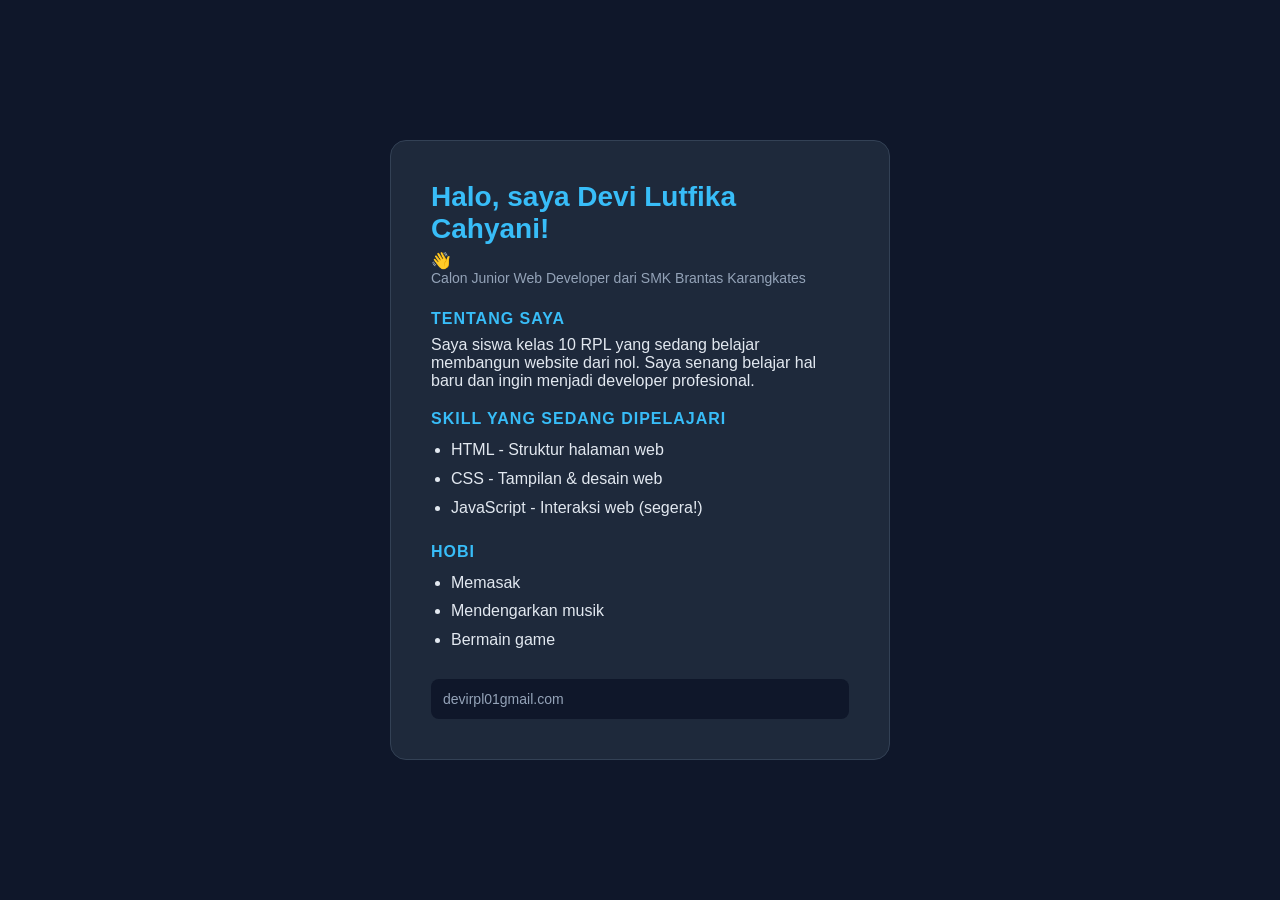
<file: tugas 1/index.html>
<!DOCTYPE html>
<html lang="en">
<head>
     <link rel="stylesheet" href="style.css">
    <meta charset="UTF-8">
 <title>Profil - [Devi Lutfika Cahyani]</title>
</head>
<body>
 <div class="kartu-profil">
 <h1>Halo, saya Devi Lutfika Cahyani! </h1> 👋
 <p class="tagline">Calon Junior Web Developer dari SMK Brantas Karangkates</p>
 <h2>Tentang Saya</h2>
 <p>Saya siswa kelas 10 RPL yang sedang belajar
 membangun website dari nol. Saya senang belajar
 hal baru dan ingin menjadi developer profesional.</p>
 <h2>Skill yang Sedang Dipelajari</h2>
 <ul>
 <li>HTML - Struktur halaman web</li>
 <li>CSS - Tampilan & desain web</li>
 <li>JavaScript - Interaksi web (segera!)</li>
 </ul>
   <h2>Hobi</h2>
   <ul>
   <li>Memasak</li>
   <li>Mendengarkan musik</li>
   <li>Bermain game</li>
   </ul>
 <p class="kontak"> devirpl01gmail.com</p> 
 </div>
</body>
</html>
</file>
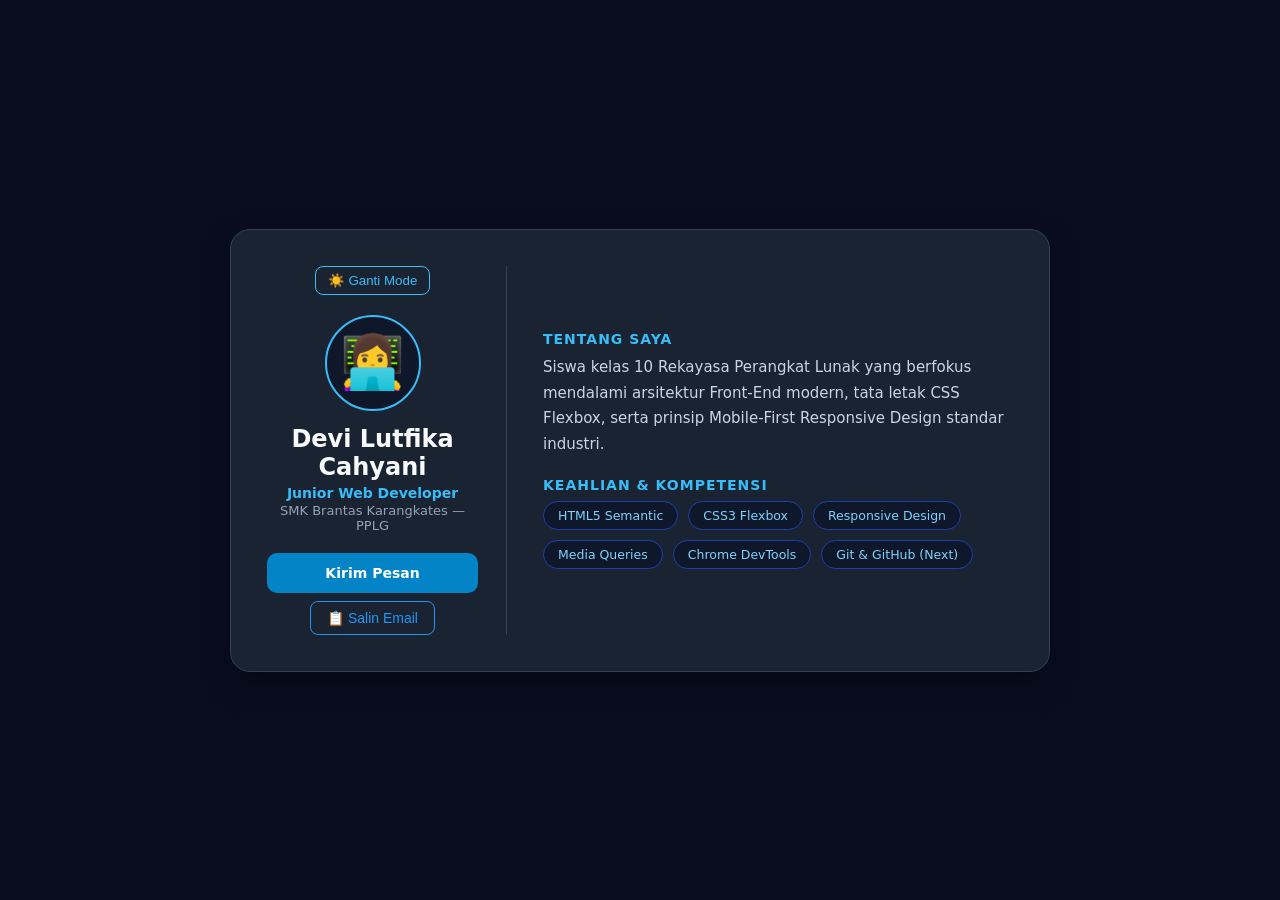
<file: tugas 2/index.html>
<!DOCTYPE html>
<html lang="id">

<head>
    <meta charset="UTF-8">
    <meta name="viewport" content="width=device-width, initial-scale=1.0">

    <title>Profil Digital Responsive - Devi Lutfika Cahyani</title>

    <!-- Menghubungkan HTML dengan CSS -->
    <link rel="stylesheet" href="style.css">
</head>

<body>

    <main class="page-wrapper">

        <!-- Kartu Profil Utama -->
        <article class="profile-card">

            <!-- Kolom Kiri / Header Profil -->
            <header class="card-aside">

    <button id="btnToggleTema" class="btn-tema">
        ☀️ Ganti Mode
    </button>

                <div class="avatar-box">
                    👩‍💻
                </div>

                <h1 class="student-name">
                    Devi Lutfika Cahyani
                </h1>

                <p class="student-role">
                    Junior Web Developer
                </p>

                <p class="student-school">
                    SMK Brantas Karangkates — PPLG 
                </p>

                <a href="mailto:devirpl01@gmail.com"
                id="btnKontak"
                   class="btn-contact">
                    Kirim Pesan
                </a>
                <button id="btnCopyEmail" class="btn-copy" aria-label="Salin email">
                    📋 Salin Email
                </button>

            </header>

            <!-- Kolom Kanan / Konten Detail -->
            <section class="card-content">

                <!-- Tentang Saya -->
                <div class="bio-section">

                    <h2 class="section-heading">
                        Tentang Saya
                    </h2>

                    <p class="bio-text">
                        Siswa kelas 10 Rekayasa Perangkat Lunak
                        yang berfokus mendalami arsitektur Front-End
                        modern, tata letak CSS Flexbox, serta prinsip
                        Mobile-First Responsive Design standar industri.
                    </p>

                </div>

                <!-- Keahlian dan Kompetensi -->
                <div class="skills-section">

                    <h2 class="section-heading">
                        Keahlian &amp; Kompetensi
                    </h2>

                    <div class="skill-matrix">

                        <div class="skill-badge">
                            HTML5 Semantic
                        </div>

                        <div class="skill-badge">
                            CSS3 Flexbox
                        </div>

                        <div class="skill-badge">
                            Responsive Design
                        </div>

                        <div class="skill-badge">
                            Media Queries
                        </div>

                        <div class="skill-badge">
                            Chrome DevTools
                        </div>

                        <div class="skill-badge">
                            Git &amp; GitHub (Next)
                        </div>

                    </div>

                </div>

            </section>

        </article>

    </main>


<div id="modalKontak" class="modal-overlay">
    <div class="modal-box">
        <h2>Kirim Pesan</h2>
        <p>Silakan hubungi saya melalui email: devirpl01@gmail.com</p>

        <button id="btnTutupModal" class="btn-tutup">
            Tutup
        </button>
    </div>
</div>
<script src="script.js"></script>
</body>
</html>
</file>
<file: tugas 1/style.css>
html 
   /* Reset dasar */
* {
 margin: 0;
 padding: 0;
 box-sizing: border-box;
}
body {
 font-family: 'Segoe UI', Arial, sans-serif;
 background-color: #0f172a; /* Warna latar gelap */
 color: #e2e8f0;
 display: flex;
 justify-content: center;
 align-items: center;
 min-height: 100vh;
 padding: 20px;
}
.kartu-profil {
 background-color: #1e293b;border-radius: 16px;
 padding: 40px;
 max-width: 500px;
 width: 100%;
 border: 1px solid #334155;
}
h1 {
 font-size: 28px;
 color: #38bdf8; /* Biru muda */
 margin-bottom: 6px;
}
.tagline {
 color: #94a3b8;
 font-size: 14px;
 margin-bottom: 24px;
}
h2 {
 font-size: 16px;
 color: #38bdf8;
 margin: 20px 0 8px;
 text-transform: uppercase;
 letter-spacing: 1px;
}
ul {
 padding-left: 20px;
 line-height: 1.8;
}
.kontak {
 margin-top: 24px;
 padding: 12px;
 background: #0f172a;
 border-radius: 8px;
 font-size: 14px;
 color: #94a3b8;
}
</file>
<file: tugas 2/style.css>
* {
    margin: 0;
    padding: 0;
    box-sizing: border-box;
}

body {
    font-family: 'Segoe UI', system-ui, -apple-system, sans-serif;
    background-color: #090d1f;
    /* Latar gelap modern */
    color: #e2e8f0;
    min-height: 100vh;
    display: flex;
    justify-content: center;
    align-items: center;
    padding: 16px;
}

.page-wrapper {
    width: 100%;
    max-width: 820px;
}

/* ===== 2. KARTU PROFIL (MOBILE: COLUMN) ===== */
.profile-card {
    background-color: #192332;
    border: 1px solid #334155;
    border-radius: 20px;
    padding: 24px;
    box-shadow: 0 12px 30px rgba(0, 0, 0, 0.35);
    display: flex;
    flex-direction: column;
    /* Bertumpuk vertikal di HP */
    gap: 24px;
}

/* ===== 3. BAGIAN ASIDE / HEADER PROFIL ===== */
.card-aside {
    display: flex;
    flex-direction: column;
    align-items: center;
    text-align: center;
    padding-bottom: 20px;
    border-bottom: 1px solid #334155;
}

.avatar-box {
    width: 84px;
    height: 84px;
    background: #0f172a;
    border: 2px solid #38bdf8;
    border-radius: 50%;
    display: flex;
    justify-content: center;
    align-items: center;
    font-size: 46px;
    margin-bottom: 14px;
}

.student-name {
    font-size: 22px;
    color: #f8fafc;
    font-weight: 700;
}

.student-role {
    color: #38bdf8;
    font-size: 14px;
    font-weight: 600;
    margin-top: 4px;
}

.student-school {
    color: #94a3b8;
    font-size: 13px;
    margin-top: 2px;
}

.btn-contact {
    margin-top: 16px;
    display: inline-block;
    width: 100%;
    /* Tombol lebar penuh di HP */
    text-align: center;
    background-color: #0284c7;
    color: #ffffff;
    text-decoration: none;
    padding: 12px 20px;
    border-radius: 10px;
    font-weight: 600;
    font-size: 14px;
    transition: all 0.2s ease;
}

.btn-contact:hover {
    background-color: #0369a1;
    transform: translateY(-2px);
}

/* ===== 4. BAGIAN KONTEN DETAIL ===== */
.card-content {
    display: flex;
    flex-direction: column;
    gap: 20px;
}

.section-heading {
    font-size: 14px;
    color: #38bdf8;
    text-transform: uppercase;
    letter-spacing: 1px;
    margin-bottom: 8px;
    font-weight: 700;
}

.bio-text {
    font-size: 14px;
    line-height: 1.7;
    color: #cbd5e1;
}

/* Skill Matrix dengan Flex Wrap */
.skill-matrix {
    display: flex;
    flex-wrap: wrap;
    /* Otomatis turun baris jika layar sempit */
    gap: 10px;
}

.skill-badge {
    background-color: #0f172a;
    border: 1px solid #1e40af;
    color: #7dd3fc;
    padding: 6px 14px;
    border-radius: 20px;
    font-size: 12.5px;
    font-weight: 500;
    transition: border-color 0.2s ease;
}

.skill-badge:hover {
    border-color: #38bdf8;
    background-color: #1e293b;
}

@media screen and (min-width: 680px) {
    body {
        padding: 32px;
    }

    .profile-card {
        flex-direction: row;
        /* Berubah menjadi 2 Kolom Berdampingan */
        align-items: stretch;
        padding: 36px;
        gap: 36px;
    }

    .card-aside {
        width: 240px;
        /* Lebar tetap untuk kolom aside di desktop */
        flex-shrink: 0;
        padding-bottom: 0;
        padding-right: 28px;
        border-bottom: none;
        /* Hilangkan garis bawah */
        border-right: 1px solid #334155;
        /* Ganti dengan garis pembatas vertikal */
        justify-content: center;
    }

    .avatar-box {
        width: 96px;
        height: 96px;
        font-size: 52px;
    }

    .student-name {
        font-size: 24px;
    }

    .btn-contact {
        width: 100%;
        margin-top: 20px;
    }

    .card-content {
        flex: 1;
        /* Mengisi sisa ruang kosong di sebelah kanan */
        justify-content: center;
    }

    .bio-text {
        font-size: 15px;
    }
}


.btn-tema {
    background: transparent;
    border: 1px solid #38bdf8;
    color: #38bdf8;
    padding: 6px 12px;
    border-radius: 8px;
    cursor: pointer;
    margin-bottom: 20px;
    transition: 0.3s;
}

.btn-tema:hover {
    background: #38bdf8;
    color: #0b1329;
}

body.light-mode {
    background-color: #f8fafc;
    color: #0f172a;
}

body.light-mode .profile-card {
    background-color: #ffffff;
    border-color: #cbd5e1;
    box-shadow: 0 10px 25px rgba(0, 0, 0, 0.05);
}

body.light-mode .student-name {
    color: #0f172a;
}

body.light-mode .card-aside {
    border-color: #cbd5e1;
}
.modal-overlay {
    position: fixed;
    top: 0;
    left: 0;
    width: 100%;
    height: 100%;
    background-color: rgba(0, 0, 0, 0.7);
    display: none;
    justify-content: center;
    align-items: center;
    z-index: 1000;
}

.modal-overlay.show {
    display: flex;
}

.modal-box {
    background: #1e293b;
    padding: 30px;
    border-radius: 12px;
    text-align: center;
    width: 90%;
    max-width: 400px;
}

.btn-tutup {
    margin-top: 20px;
    background: #ef4444;
    color: white;
    border: none;
    padding: 8px 16px;
    border-radius: 6px;
    cursor: pointer;
}
.btn-copy {
  margin-top: 8px;
  background: transparent;
  border: 1px solid var(--accent, #2196f3);
  color: var(--accent, #2196f3);
  padding: 8px 16px;
  border-radius: 8px;
  cursor: pointer;
  font-size: 14px;
  transition: background 0.2s ease, color 0.2s ease;
}

.btn-copy:hover {
  background: var(--accent, #2196f3);
  color: #fff;
}

.btn-copy.copied {
  background: #4caf50;
  border-color: #4caf50;
  color: #fff;
}
</file>
